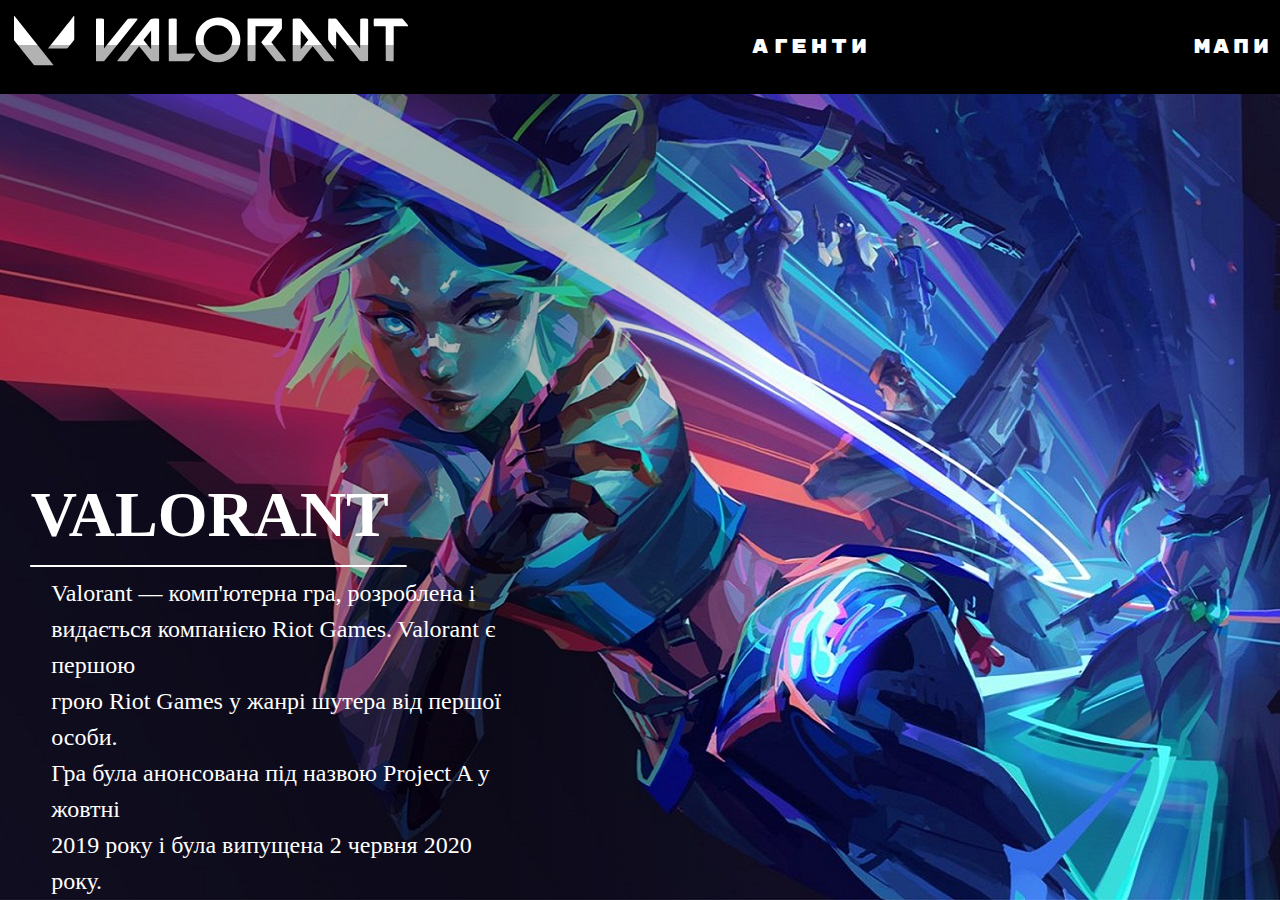
<file: index.html>
<!DOCTYPE html>
<html lang="en">
<head>
    <meta charset="UTF-8">
    <meta name="viewport" content="width=device-width, initial-scale=1.0">
    <title>VALORANT</title>
    <link rel="stylesheet" href="style.css">
    <link rel="stylesheet" href="navbar.css">
    <link rel="stylesheet" href="main.css">
    <link href="https://fonts.googleapis.com/css2?family=Rubik+Mono+One&display=swap" rel="stylesheet">
    <link rel="icon" type="valoimg/x-icon" href="/valoimg/valorant-logo-play-2-svgrepo-com.svg">
  </head>
<body>   
   <div class="background-image"></div>
    <header>  
      <nav class="navbar">
        <div class="logo">
          <a href="index.html">
            <img src="valoimg/valorant-logo-play-2-svgrepo-com.svg" alt="Логотип">
          </a>
        </div>
        <div class="logo2">
          <img src="valoimg/valorant-seeklogo.svg" alt="Логотип2">
        </div>
        <ul class="nav-list">
           <li><a href="agents.html"> АГЕНТИ</a></li>
           <li><a href="maps.html"> МАПИ</a></li>
           <li><a href="cyber.html">КІБЕРТУРНІРИ</a></li>
        </ul>
      </nav>
    </header>
    <main>
      <div class="item-content-wraper"> 
        <div class="item-content-title">
          VALORANT
        </div>
        <div class="item-content-description">
          Valorant —  комп'ютерна гра, розроблена і<br> 
          видається компанією Riot Games. Valorant є першою<br> 
          грою Riot Games у жанрі шутера від першої особи.<br> 
          Гра була анонсована під назвою Project A у жовтні<br>
          2019 року і була випущена 2 червня 2020 року.
        </div>
      </div>
    </main>
    <footer>
      <!-- <a href="business.html" class="button">Дізнатися більше</a> -->
    </footer>
</body>
</html>
</file>
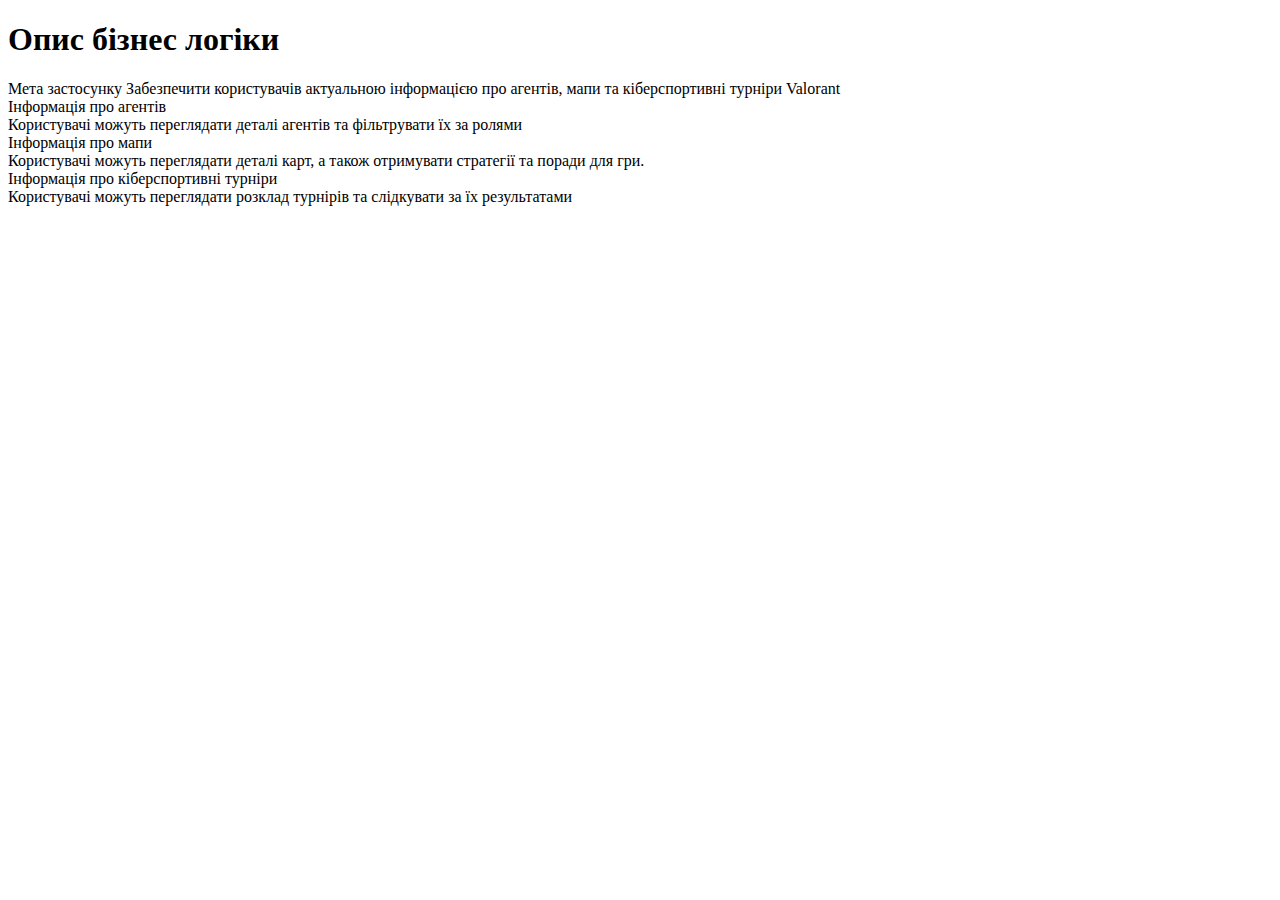
<file: business.html>
<!DOCTYPE html>
<html lang="en">
<head>
    <meta charset="UTF-8">
    <meta name="viewport" content="width=device-width, initial-scale=1.0">
    <link rel="icon" type="image/x-icon" href="valoimg/valorant-logo-play-2-svgrepo-com.svg">
    <title>VALORANT</title>
</head>
<body>
    <header>
        <h1>Опис бізнес логіки </h1>
    </header>
    <main>
        <p>Мета застосунку
            Забезпечити користувачів актуальною інформацією про агентів, мапи та кіберспортивні турніри Valorant <br>
            Інформація про агентів <br>
            Користувачі можуть переглядати деталі агентів та фільтрувати їх за ролями <br>
            Інформація про мапи <br>
            Користувачі можуть переглядати деталі карт, а також отримувати стратегії та поради для гри. <br>
            Інформація про кіберспортивні турніри <br>
            Користувачі можуть переглядати розклад турнірів та слідкувати за їх результатами</p>
    </main>
    <footer></footer>
</body>
</html>
</file>
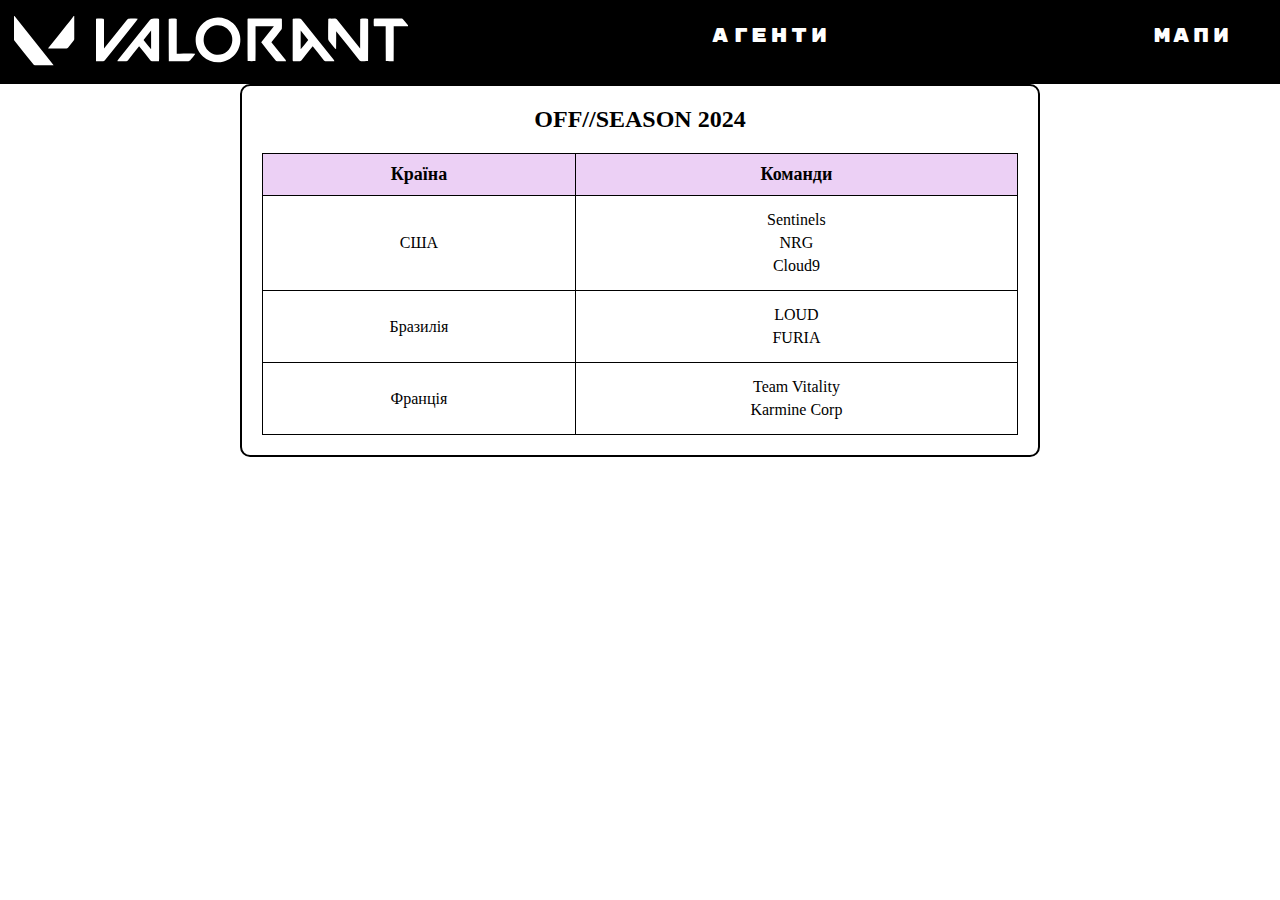
<file: cyber.html>
<!DOCTYPE html>
<html lang="en">
<head>
    <meta charset="UTF-8">
    <meta name="viewport" content="width=device-width, initial-scale=1.0">
    <link rel="stylesheet" href="cyber.css">
    <link href="https://fonts.googleapis.com/css2?family=Rubik+Mono+One&display=swap" rel="stylesheet">
    <link rel="icon" type="valoimg/x-icon" href="/valoimg/valorant-logo-play-2-svgrepo-com.svg">
    <title>VALORANT</title>
</head>
<body>
    <header>  
        <nav class="navbar">
          <div class="logo">
            <a href="index.html">
              <img src="valoimg/valorant-logo-play-2-svgrepo-com.svg" alt="Логотип">
            </a>
          </div>
          <div class="logo2">
            <img src="valoimg/valorant-seeklogo.svg" alt="Логотип2">
          </div>
          <ul class="nav-list">
             <li><a href="agents.html"> АГЕНТИ</a></li>
             <li><a href="maps.html"> МАПИ</a></li>
             <li><a href="cyber.html">КІБЕРТУРНІРИ</a></li>
          </ul>
        </nav>
      </header>
      <main>
        <div class="container">
            <h1>OFF//SEASON 2024</h1>
            <table class="teams-table">
                <tr>
                    <th>Країна</th>
                    <th>Команди</th>
                </tr>
                <tr>
                    <td>США</td>
                    <td>
                        <ul>
                            <li>Sentinels</li>
                            <li>NRG</li>
                            <li>Cloud9</li>
                        </ul>
                    </td>
                </tr>
                <tr>
                    <td>Бразилія</td>
                    <td>
                        <ul>
                            <li>LOUD</li>
                            <li>FURIA</li>
                        </ul>
                    </td>
                </tr>
                <tr>
                    <td>Франція</td>
                    <td>
                        <ul>
                            <li>Team Vitality</li>
                            <li>Karmine Corp</li>
                        </ul>
                    </td>
                </tr>
            </table>
        </div>
      </main>
      <footer></footer>
</body>
</html>
</file>
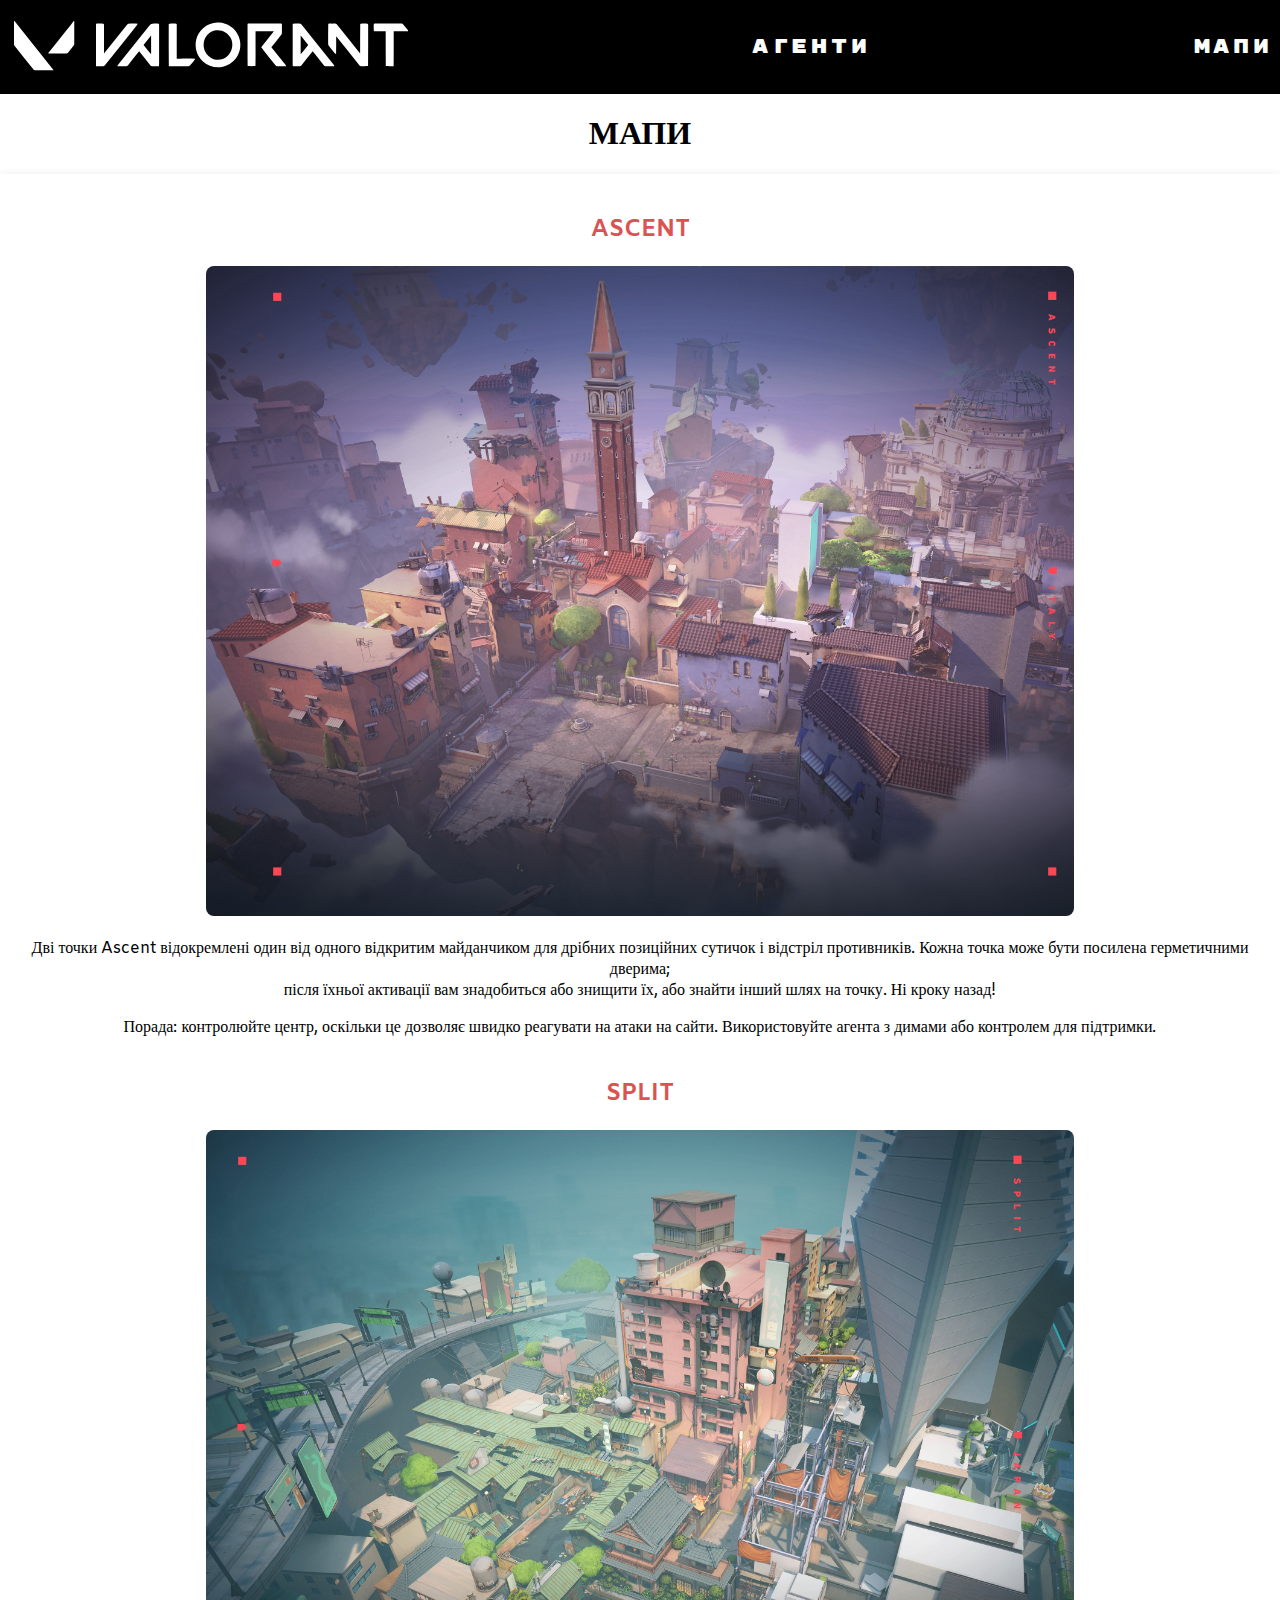
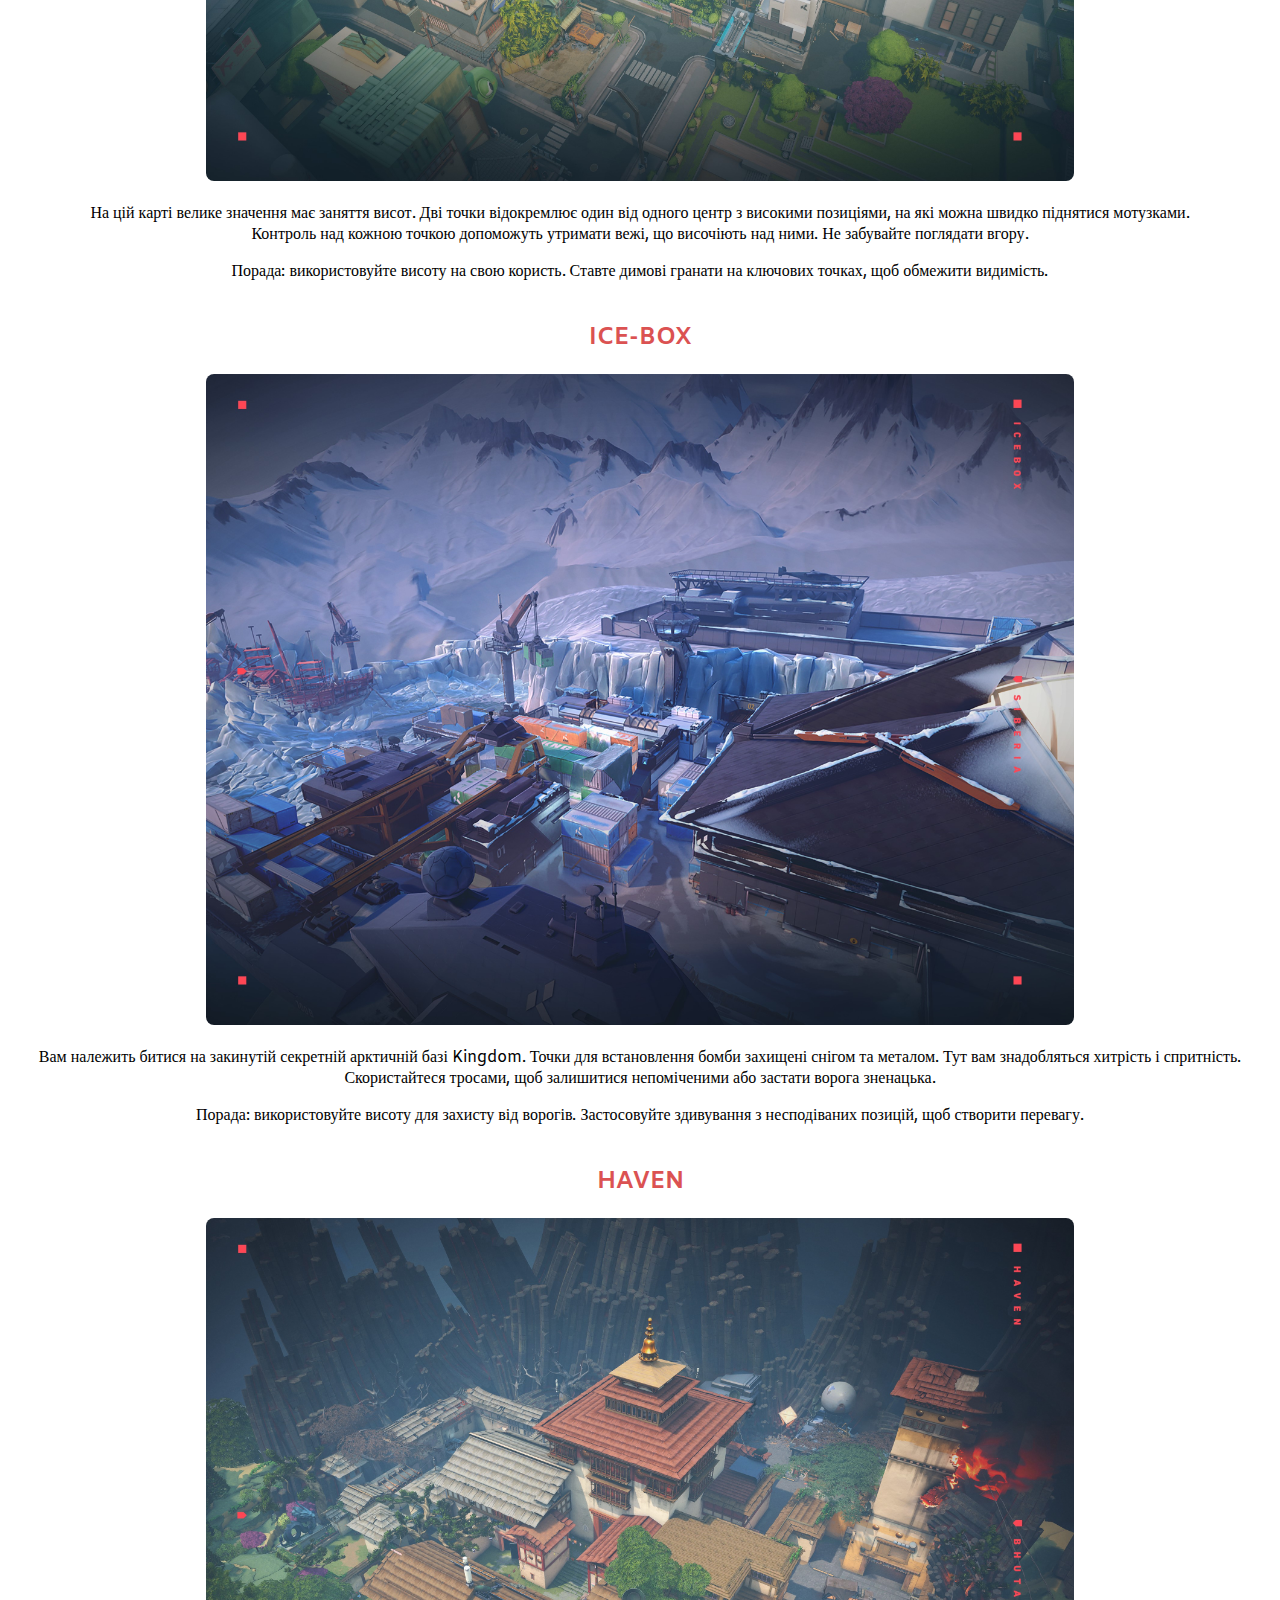
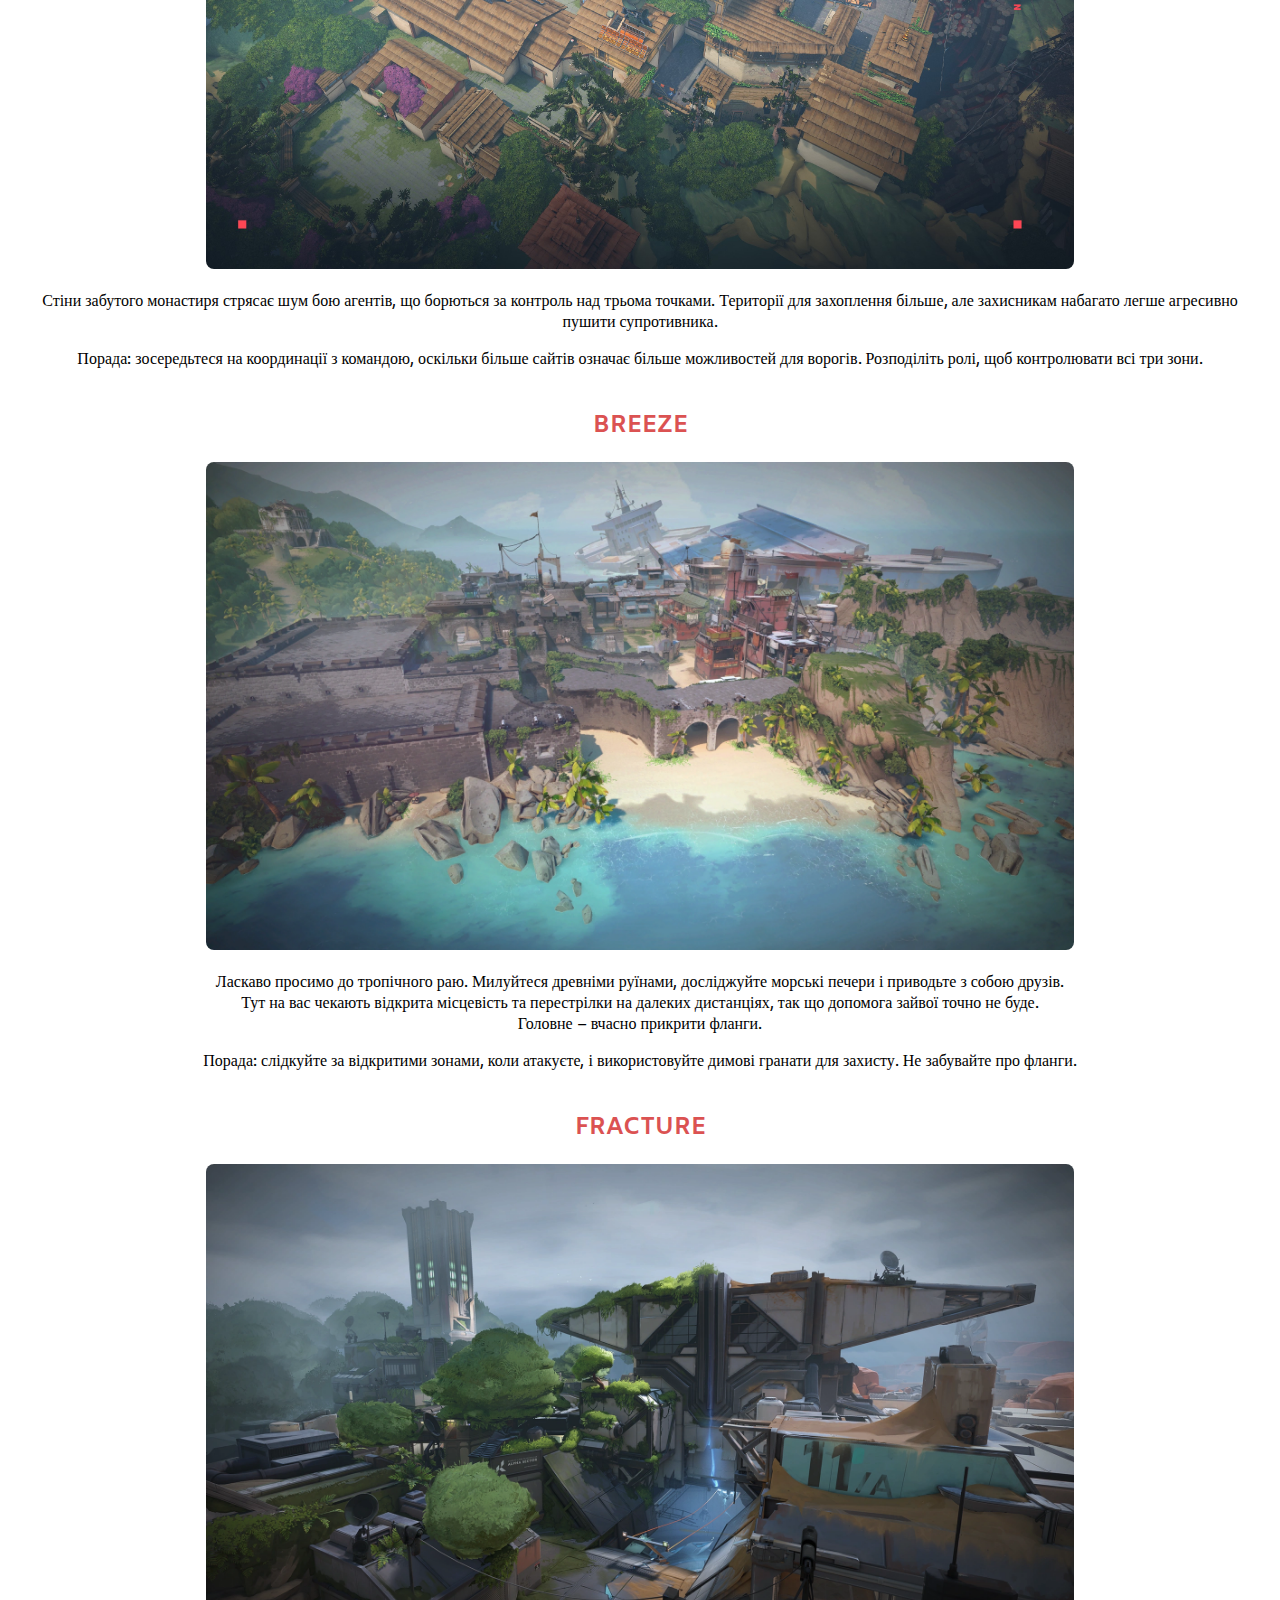
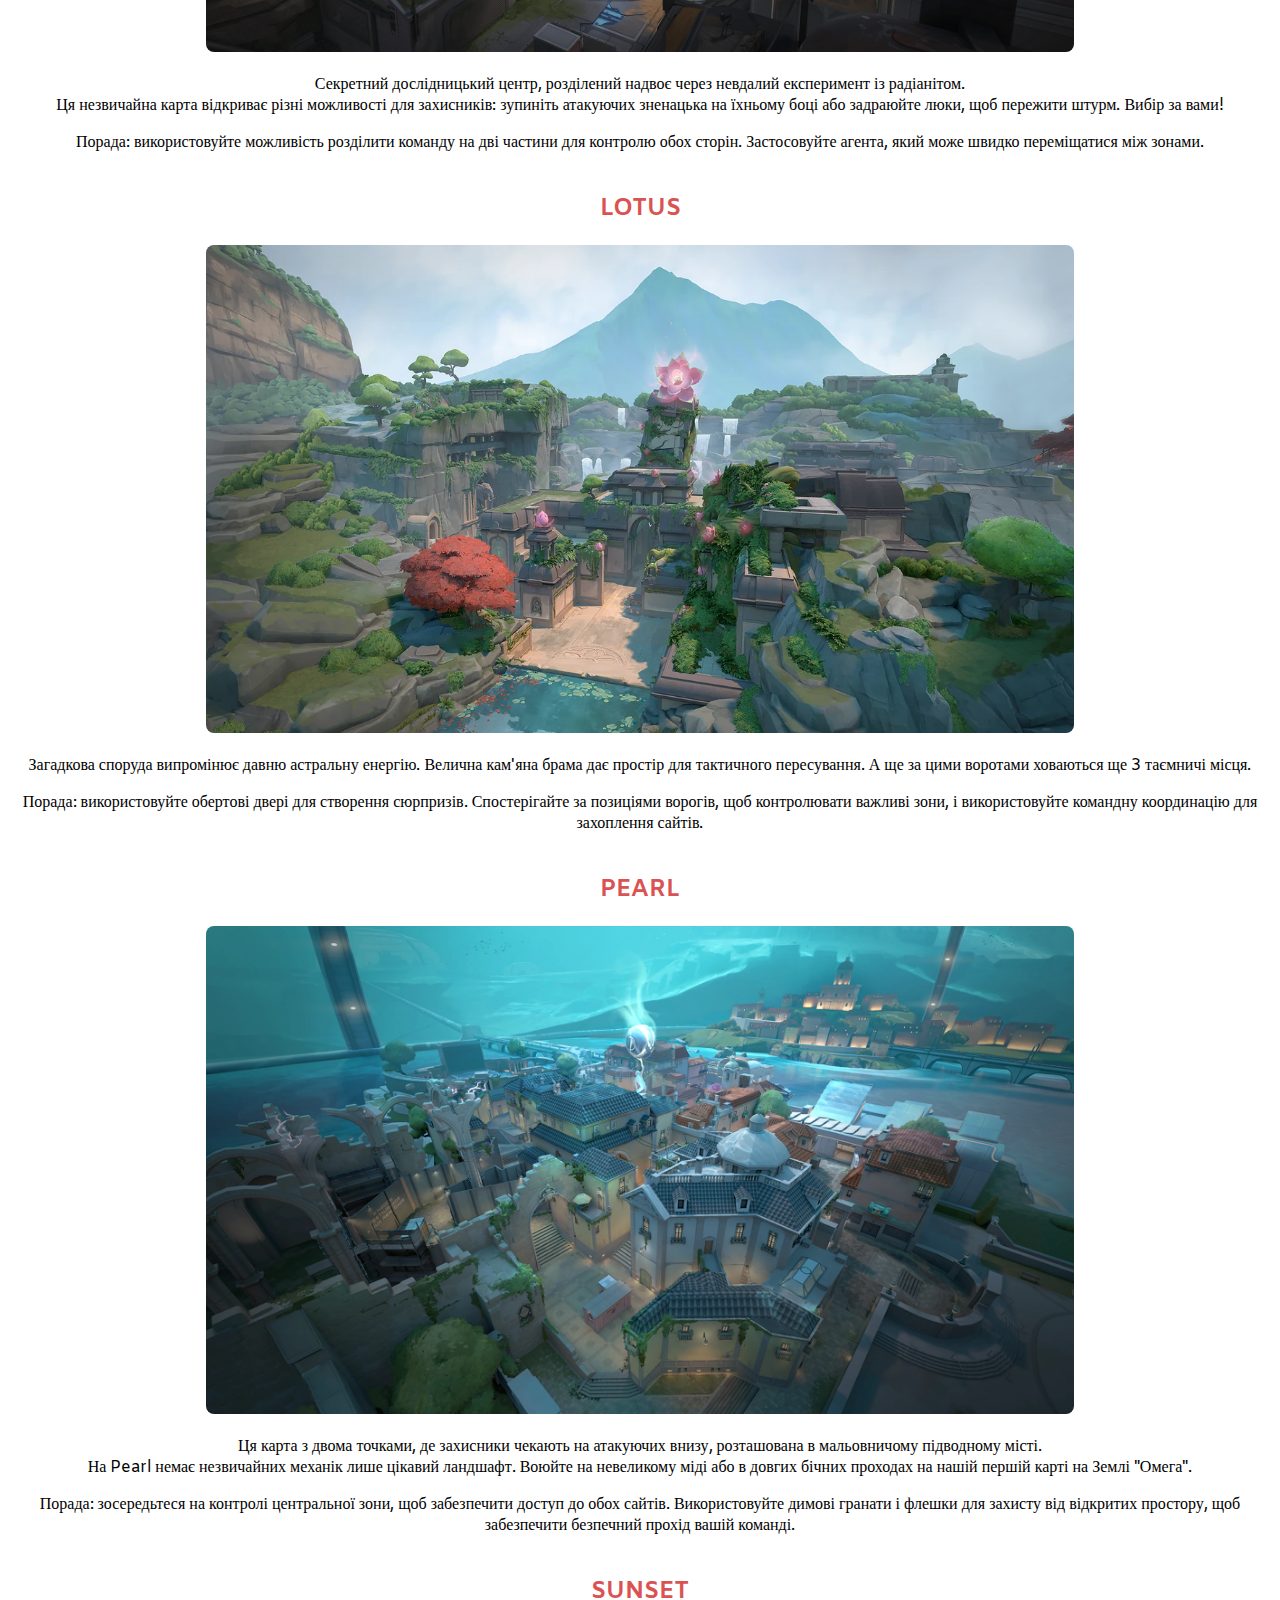
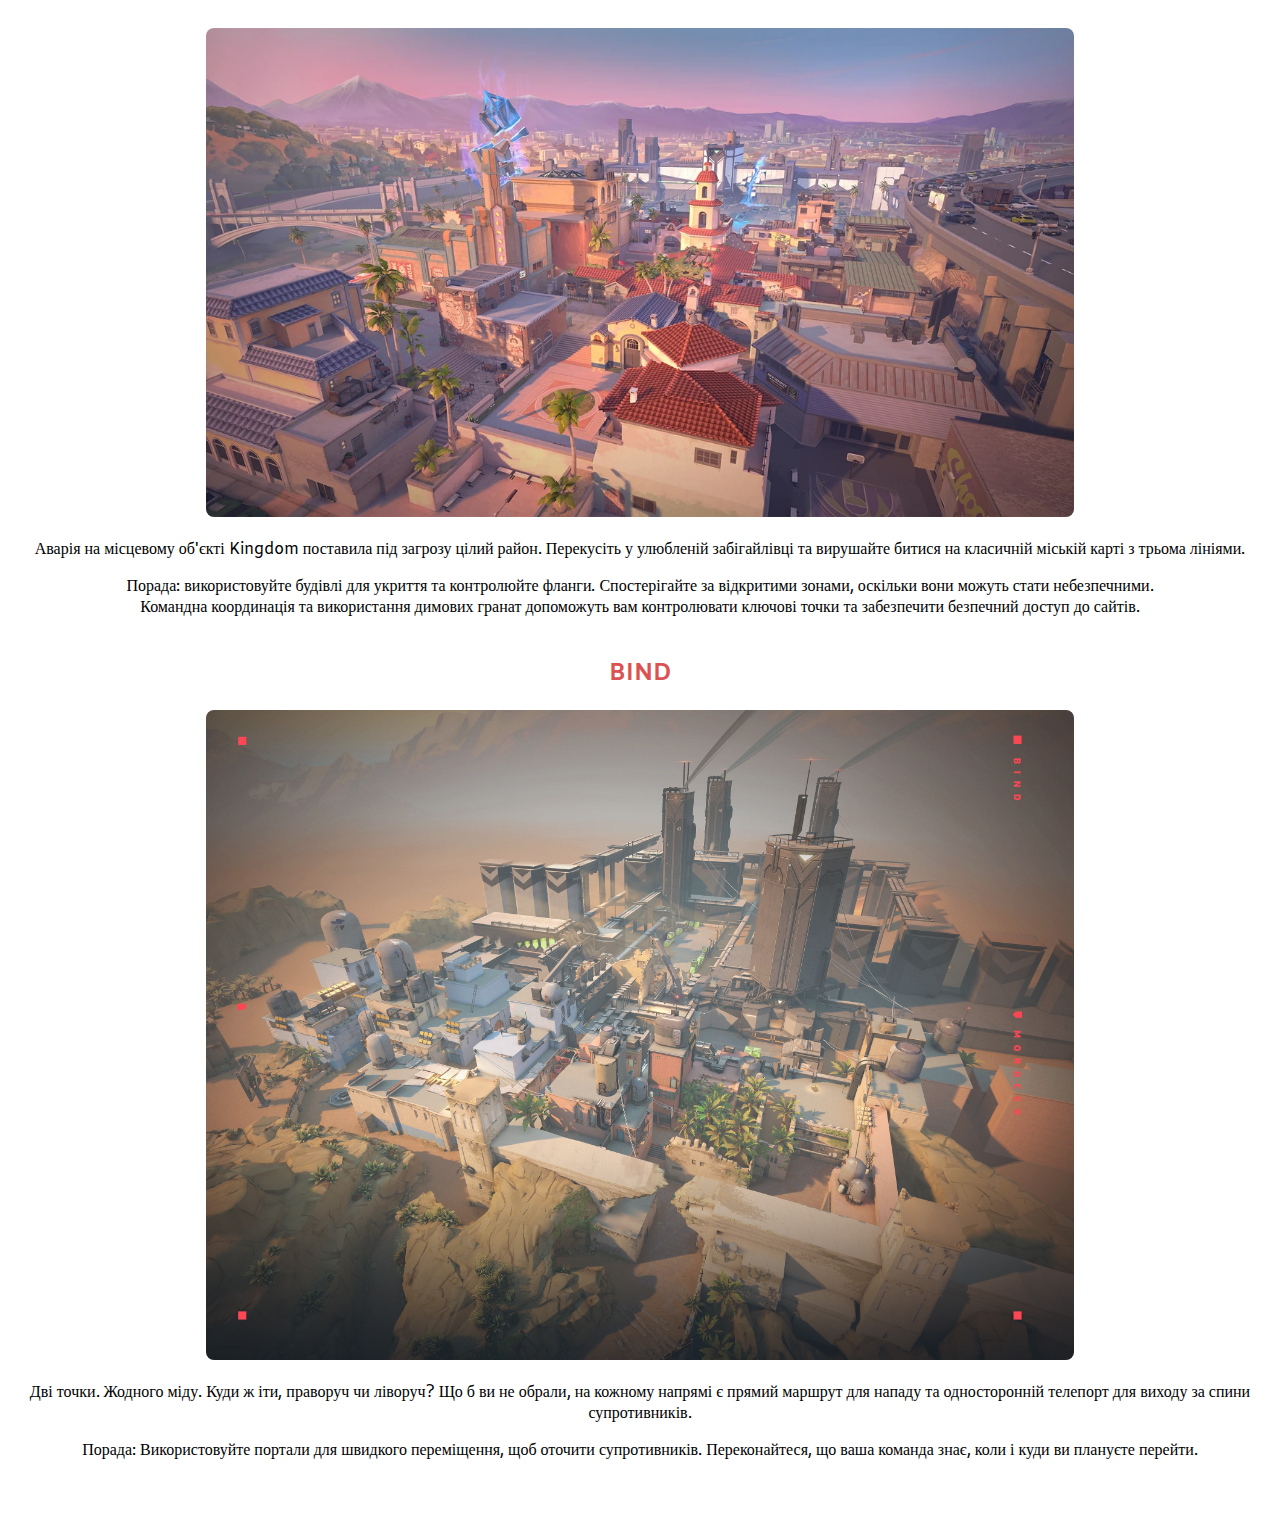
<file: maps.html>
<!DOCTYPE html>
<html lang="en">
<head>
    <meta charset="UTF-8">
    <meta name="viewport" content="width=device-width, initial-scale=1.0">
    <link rel="icon" type="image/x-icon" href="valoimg/valorant-logo-play-2-svgrepo-com.svg">
    <link rel="stylesheet" href="maps.css">
    <link href="https://fonts.googleapis.com/css2?family=Rubik+Mono+One&display=swap" rel="stylesheet">
    <link rel="stylesheet" href="https://fonts.googleapis.com/css2?family=Amiko:wght@400;700&display=swap">
    <title>VALORANT</title>
</head>
<body>
    <header>
        <div class="box">
        </div>
          <nav class="navbar">
            <div class="logo">
              <a href="index.html">
                <img src="valoimg/valorant-logo-play-2-svgrepo-com.svg" alt="Логотип">
              </a>
            </div>
            <div class="logo2">
              <img src="valoimg/valorant-seeklogo.svg" alt="Логотип2">
            </div>
            <ul class="nav-list">
               <li> <a href="agents.html"> АГЕНТИ</a></li>
               <li><a href="maps.html"> МАПИ</a></li>
               <li><a href="cyber.html">КІБЕРТУРНІРИ</a></li>
            </ul>
          </nav>
    </header>
    <main>
      <h1>МАПИ</h1>
      <div class="maps-info">
        <div class="ascent">
          <h2>ASCENT</h2>
          <img src="valoimg/Ascent.jpg" alt="map">
          <p>Дві точки Ascent відокремлені один від одного відкритим майданчиком для дрібних позиційних сутичок і відстріл противників. 
            Кожна точка може бути посилена герметичними дверима;<br> 
            після їхньої активації вам знадобиться або знищити їх, або знайти інший шлях на точку. Ні кроку назад!
          </p>
          <p>Порада: контролюйте центр, оскільки це дозволяє швидко реагувати на атаки на сайти. Використовуйте агента з димами або контролем для підтримки.</p>
        </div>
        <div class="split">
          <h2>SPLIT</h2>
          <img src="valoimg/split.jpg" alt="map">
          <p>На цій карті велике значення має заняття висот. 
            Дві точки відокремлює один від одного центр з високими позиціями, на які можна швидко піднятися мотузками. <br>
            Контроль над кожною точкою допоможуть утримати вежі, що височіють над ними. Не забувайте поглядати вгору.</p>
            <p>Порада: використовуйте висоту на свою користь. Ставте димові гранати на ключових точках, щоб обмежити видимість.</p>
        </div>
        <div class="ice-box">
          <h2>ICE-BOX</h2>
          <img src="valoimg/Icebox.jpg" alt="map">
          <p>Вам належить битися на закинутій секретній арктичній базі Kingdom. Точки для встановлення бомби захищені снігом та металом. 
            Тут вам знадобляться хитрість і спритність. <br> Скористайтеся тросами, щоб залишитися непоміченими або застати ворога зненацька.</p>
          <p>Порада: використовуйте висоту для захисту від ворогів. Застосовуйте здивування з несподіваних позицій, щоб створити перевагу.</p>
        </div>
        <div class="haven">
          <h2>HAVEN</h2>
          <img src="valoimg/Haven.jpg" alt="map">
          <p>Стіни забутого монастиря стрясає шум бою агентів, що борються за контроль над трьома точками. 
            Території для захоплення більше, але захисникам набагато легше агресивно пушити супротивника.</p>
          <p>Порада: зосередьтеся на координації з командою, оскільки більше сайтів означає більше можливостей для ворогів. Розподіліть ролі, щоб контролювати всі три зони.</p>
        </div>
        <div class="breeze">
          <h2>BREEZE</h2>
          <img src="valoimg/breeze" alt="map">
          <p>Ласкаво просимо до тропічного раю. Милуйтеся древніми руїнами, досліджуйте морські печери і приводьте з собою друзів. 
            <br>Тут на вас чекають відкрита місцевість та перестрілки на далеких дистанціях, так що допомога зайвої точно не буде. 
            <br>Головне – вчасно прикрити фланги.</p> 
          <p>Порада: слідкуйте за відкритими зонами, коли атакуєте, і використовуйте димові гранати для захисту. Не забувайте про фланги.</p>
        </div>
        <div class="farcture">
          <h2>FRACTURE</h2>
          <img src="valoimg/fracture" alt="map">
          <p>Секретний дослідницький центр, розділений надвоє через невдалий експеримент із радіанітом. 
             <br>Ця незвичайна карта відкриває різні можливості для захисників: зупиніть атакуючих зненацька на їхньому боці або задраюйте люки, щоб пережити штурм. Вибір за вами!</p>
          <p>Порада: використовуйте можливість розділити команду на дві частини для контролю обох сторін. Застосовуйте агента, який може швидко переміщатися між зонами.</p>
        </div>
        <div class="lotus">
          <h2>LOTUS</h2>
          <img src="valoimg/lotus" alt="map">
          <p>Загадкова споруда випромінює давню астральну енергію. Велична кам'яна брама дає простір для тактичного пересування. А ще за цими воротами ховаються ще 3 таємничі місця.</p>
          <p>Порада: використовуйте обертові двері для створення сюрпризів. Спостерігайте за позиціями ворогів, щоб контролювати важливі зони, і використовуйте командну координацію для захоплення сайтів.</p>
        </div>
        <div class="pearl">
          <h2>PEARL</h2>
          <img src="valoimg/pearl" alt="map">
          <p>Ця карта з двома точками, де захисники чекають на атакуючих внизу, розташована в мальовничому підводному місті. 
           <br> На Pearl немає незвичайних механік лише цікавий ландшафт. Воюйте на невеликому міді або в довгих бічних проходах на нашій першій карті на Землі "Омега".</p>
          <p>Порада: зосередьтеся на контролі центральної зони, щоб забезпечити доступ до обох сайтів. 
            Використовуйте димові гранати і флешки для захисту від відкритих простору, щоб забезпечити безпечний прохід вашій команді.</p>
        </div>
        <div class="sunset">
          <h2>SUNSET</h2>
          <img src="valoimg/sunset" alt="map">
          <p>Аварія на місцевому об'єкті Kingdom поставила під загрозу цілий район. Перекусіть у улюбленій забігайлівці та вирушайте битися на класичній міській карті з трьома лініями.</p>
          <p>Порада: використовуйте будівлі для укриття та контролюйте фланги. 
            Спостерігайте за відкритими зонами, оскільки вони можуть стати небезпечними. 
           <br> Командна координація та використання димових гранат допоможуть вам контролювати ключові точки та забезпечити безпечний доступ до сайтів.</p>
        </div>
        <div class="bind">
          <h2>BIND</h2>
          <img src="valoimg/bind.jpg" alt="map">
          <p>Дві точки. Жодного міду. Куди ж іти, праворуч чи ліворуч? Що б ви не обрали, на кожному напрямі є прямий маршрут для нападу та односторонній телепорт для виходу за спини супротивників.</p>
          <p>Порада: Використовуйте портали для швидкого переміщення, щоб оточити супротивників. Переконайтеся, що ваша команда знає, коли і куди ви плануєте перейти.</p>
        </div>
      </div>
    </main>
    <footer> </footer>
</body>
</html>
</file>
<file: style.css>
.background-image{
background: url('valoimg/Valorant.jpg')black;
background-repeat: no-repeat;
background-size: cover;
background-position: center;
    height: 100vh; 
    width: 100vw; 
    position: absolute; 
    top: 0;
    left: 0;
    z-index: -1;
    filter: brightness(100%);
    background-attachment: fixed;
}

body{
    margin: 0;
    padding: 0;
}
</file>
<file: navbar.css>
.navbar{ 
    display: flex;
    background-color: black;
    padding: 0 4%;
    justify-content: space-between;
}

.nav-list{
    
    display: flex;
    margin-left: auto;
    list-style-type: none;
    
}

.nav-list a {
    display: block;
    padding: 1em;
    text-decoration: none;
    color: white;
    margin-left: 15em;
    font-family: 'Rubik Mono One', sans-serif;
    font-size: 19px;
    letter-spacing: 0.2em;
    
}

.nav-list a:hover{
    background-color: rgb(26, 26, 26);  
}

.logo img{
    filter: invert(1);
    width: 80px;
    height: 80px;
}
.logo{
    margin-left: -4%;
}

.logo2 img{
    filter: invert(1);
    width: 312px;
    height: 80px;
}
.logo2{
    margin-left: 1%;
}
</file>
<file: main.css>
.item-content-wraper {
    top: 5%;
    position: absolute;
    bottom: 0;
    left: 0;
    padding: rem;
    width: 40%;
    background-color: rgba(0, 0, 0, 0.3); 
    color: white; 
    display: flex;
    flex-direction: column;
    justify-content: center;
    z-index: 1; 
}

.item-content-wraper::before {
    content: "";
    position: absolute;
    top: 0;
    left: 100%;
    width: 50%;
    height: 100%;
    background: linear-gradient(to right, rgba(0, 0, 0, 0.3), rgba(0, 0, 0, 0)); 
    z-index: -1; 
}

.item-content-title {
    position: absolute; 
    top: 55%; 
    left: 20%; 
    transform: translate(-20%, -50%); 
    font-size: 4rem;
    font-weight: bold;
    color: white;
    text-align: left; 
}

.item-content-title::after,.item-content-title::before {
    content: "";
    display: block;
    width: 105%; 
    height: 2px; 
    background-color: white; 
    position: absolute;
    bottom: -15px; 
    left: 0; 
}


.item-content-description {
    position: absolute;
    font-size: 1rem;
    line-height: 1.5;
    left: 10%;
    top: 62%; 
    font-size: x-large;
}
.button{
    position: relative; 
    top: 1150px; 
    padding:20px;
    z-index: 10;
}
/* Стільниця (стандартна версія) */
@media only screen and (max-width: 1024px) {
    /* Планшетна версія */
    .navbar {
      flex-direction: column; /* Вертикальне розташування навігації */
      align-items: center;
    }
  
    .logo2 img {
      width: 200px; /* Зменшити розмір логотипа для планшетної версії */
    }
  
    .nav-list {
      flex-direction: column; /* Вертикальне меню на планшетах */
      margin-left: 0;
    }
  
    .nav-list a {
      margin-left: 0;
      font-size: 16px; /* Зменшений шрифт для планшетів */
    }
  
    .item-content-wraper {
      width: 60%; /* Збільшення ширини блоку на планшетах */
    }
  
    .item-content-title {
      font-size: 3rem; /* Зменшити заголовок */
      left: 10%; /* Зміна позиції */
    }
  
    .item-content-description {
      font-size: 1.2rem; /* Зміна шрифту для опису */
      left: 5%; /* Зміна позиції для планшетів */
    }
  }
  
  @media only screen and (max-width: 768px) {
    /* Мобільна версія */
    .navbar {
      padding: 0 5%;
    }
  
    .logo img, .logo2 img {
      width: 100px; /* Зменшення розміру логотипів на мобільних пристроях */
      height: 50px;
      align-items: center;
    }
  
    .nav-list {
      flex-direction: column;
      align-items: center;
    }
  
    .nav-list a {
      font-size: 14px; /* Менший шрифт для мобільних пристроїв */
    }
  
    .item-content-wraper {
      width: 80%; /* Збільшення ширини блоку для мобільних */
      top: 10%;
      left: 10%;
    }
  
    .item-content-title {
      font-size: 2.5rem; /* Зменшення заголовку для мобільних */
      left: 5%; /* Позиціювання заголовка */
    }
  
    .item-content-description {
      font-size: 1rem; /* Зменшений шрифт для опису */
      left: 5%; /* Позиціювання для мобільних */
      top: 70%;
    }
  
    .background-image {
      background-size: cover;
      background-attachment: scroll; /* Відключення фіксованого бекграунду для мобільних */
    }
  }
</file>
<file: cyber.css>
.navbar{ 
    display: flex;
    background-color: black;
    padding: 0 4%;
    justify-content: space-between;
}

.nav-list{
    
    display: flex;
    margin-left: auto;
    list-style-type: none;
    
}

.nav-list a {
    display: block;
    padding: 1em;
    text-decoration: none;
    color: white;
    margin-left: 15em;
    font-family: 'Rubik Mono One', sans-serif;
    font-size: 19px;
    letter-spacing: 0.2em;
    
}

.nav-list a:hover{
    background-color: rgb(26, 26, 26);  
}

.logo img{
    filter: invert(1);
    width: 80px;
    height: 80px;
}
.logo{
    margin-left: -4%;
    display: inline-block; 
    text-decoration: none; 

}
.logo:hover{
    background-color: rgb(12, 12, 12);  
}

.logo2 img{
    filter: invert(1);
    width: 312px;
    height: 80px;
}
.logo2{
    margin-left: 1%;
}


body{
    margin: 0;
    padding: 0;
    border: 0;
}
* {
    margin: 0;
    padding: 0;
    box-sizing: border-box;
}

.container {
    text-align: center;
    padding: 20px;
    background-color: white;
    border: 2px solid black;
    width: 80%;
    max-width: 800px;
    border-radius: 10px;
    margin: auto; /* Центрування контейнера */
}

h1 {
    margin-bottom: 20px;
    font-size: 24px;
}

.teams-table {
    width: 100%;
    border-collapse: collapse;
    margin: 0 auto; /* Центрування таблиці */
}

.teams-table th, .teams-table td {
    border: 1px solid black;
    padding: 10px;
    text-align: center;
}

.teams-table th {
    background-color: #ecd0f5;
    font-size: 18px;
}

.teams-table td {
    background-color: #ffffff;
}

ul {
    list-style-type: none;
    padding: 0;
}

ul li {
    margin: 5px 0;
}
</file>
<file: maps.css>
body{
    margin: 0;
    padding: 0;
    border: 0;
    background-color: white;
}

.navbar{ 
    display: flex;
    background-color: black;
    padding: 0 4%;
    justify-content: space-between;
    align-items: center;
    z-index: 1000; 
}

.nav-list{
    
    display: flex;
    margin-left: auto;
    list-style-type: none;
    
}

.nav-list a {
    display: block;
    padding: 1em;
    text-decoration: none;
    color: white;
    margin-left: 15em;
    font-family: 'Rubik Mono One', sans-serif;
    font-size: 19px;
    letter-spacing: 0.2em;
    
}

.nav-list a:hover{
    background-color: rgb(26, 26, 26);  
}

.logo img{
    filter: invert(1);
    width: 80px;
    height: 80px;
}
.logo{
    margin-left: -4%;
    display: inline-block; 
    text-decoration: none; 

}
.logo:hover{
    background-color: rgb(12, 12, 12);  
}

.logo2 img{
    filter: invert(1);
    width: 312px;
    height: 80px;
}
.logo2{
    margin-left: 1%;
}


.maps-info{
    margin: 0 auto; /* Центрування блоку */
    padding: 20px;
    box-shadow: 0 2px 10px rgba(0, 0, 0, 0.1); /* Тінь */
    font-family: Amiko;
}
.maps-info div{
    margin-bottom: 40px; /* Відстань між картами */
    text-align: center; 
}
h2{
    color:#db5252;
    font-weight: bold;
}
h1{
    text-align: center;
}
p{
    text-align: center;
}
.maps-info img{
    width: 70%;
    height: auto;
    border-radius: 8px; /* Закруглення країв зображень */
}
@media only screen and (max-width: 1024px) {
    /* Планшетна версія */
    .navbar {
      flex-direction: column; /* Вертикальне розташування елементів */
      align-items: center;
    }
  
    .logo2 img {
      width: 200px; /* Зменшити логотип для планшетної версії */
    }
  
    .nav-list {
      flex-direction: column; /* Вертикальне меню */
      margin-left: 0;
    }
  
    .nav-list a {
      margin-left: 0;
      font-size: 16px; /* Менший шрифт для планшетів */
    }
  
    .maps-info img {
      width: 90%; /* Збільшити ширину зображень на планшетах */
    }
  }
  
  @media only screen and (max-width: 768px) {
    /* Мобільна версія */
    .navbar {
      padding: 0 2%;
      align-items: center;
    }
  
    .logo img, .logo2 img {
      width: 100px;
      height: 50px; /* Зменшення розміру логотипів для мобільних пристроїв */
    }
  
    .nav-list a {
      font-size: 14px; /* Ще менший шрифт для мобільних */
      padding: 0.8em;
    }
  
    .maps-info {
      padding: 10px; /* Зменшення відступів */
    }
  }
</file>
